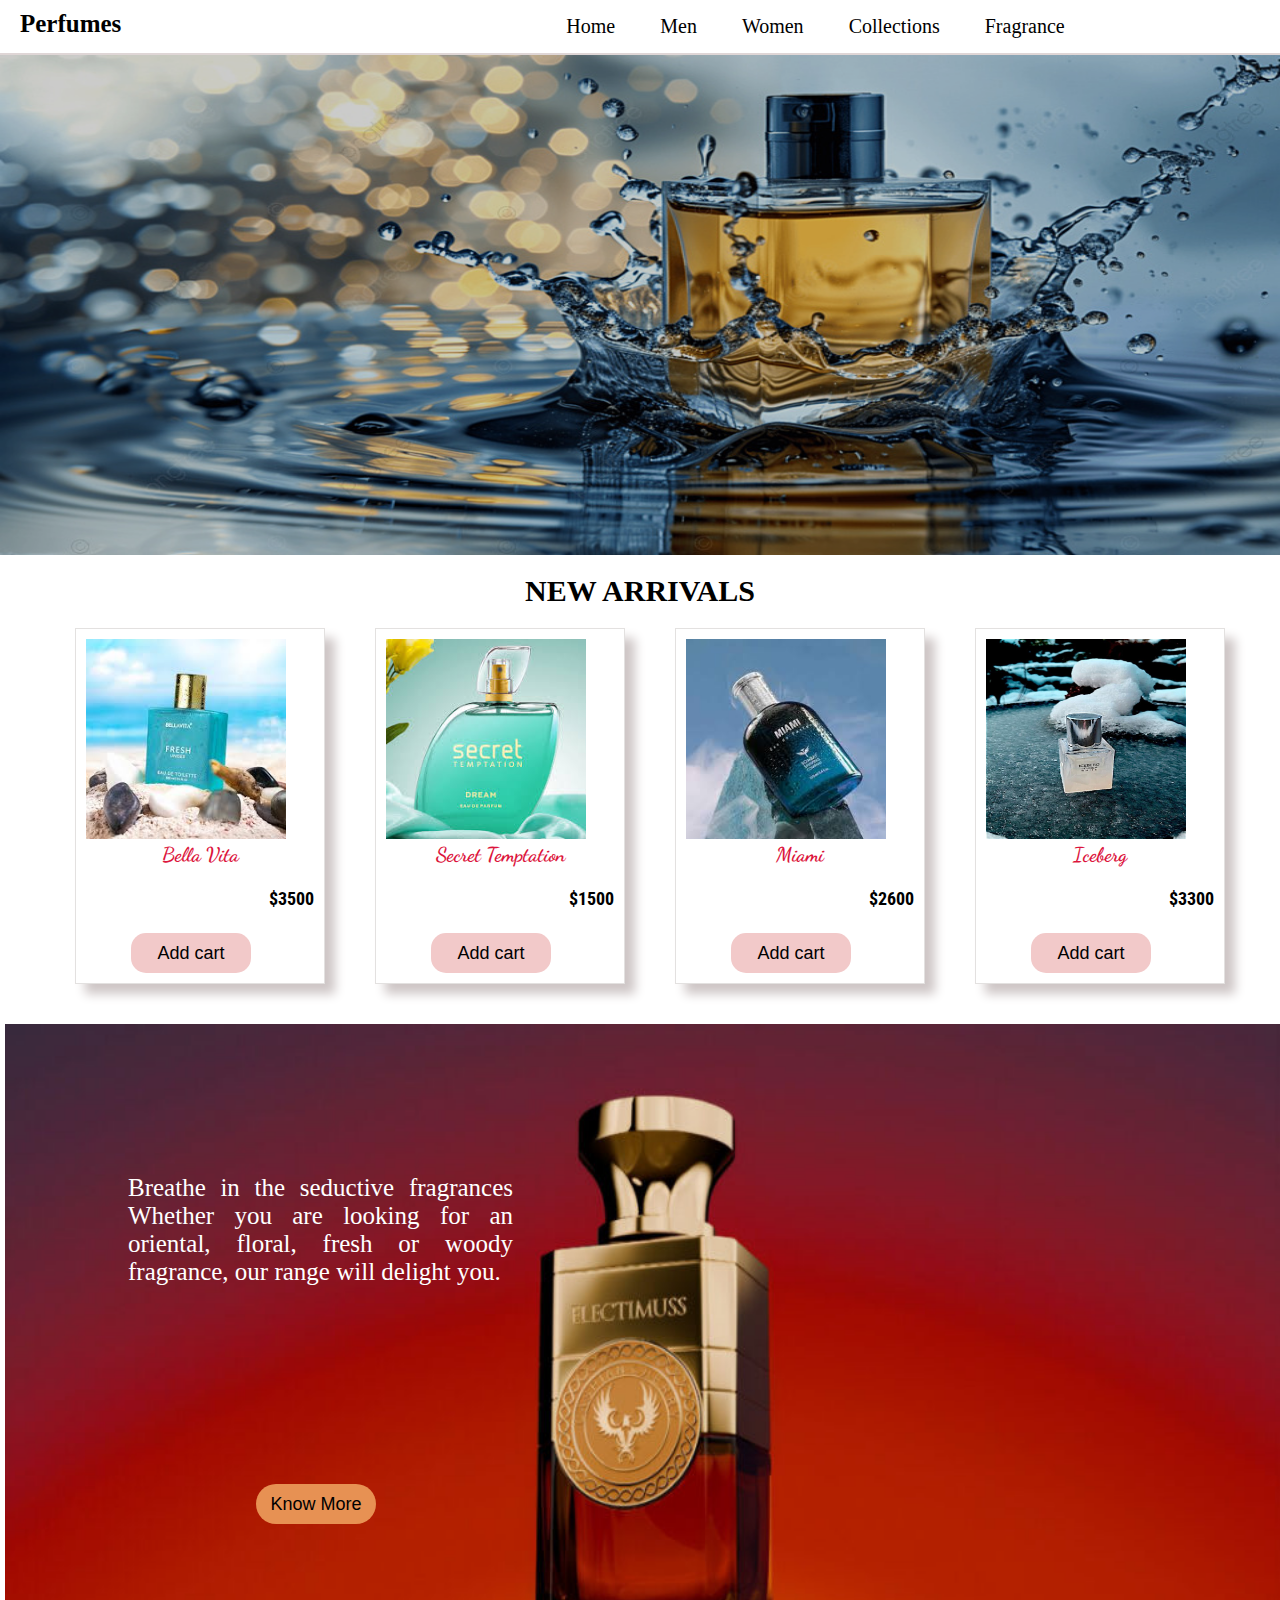
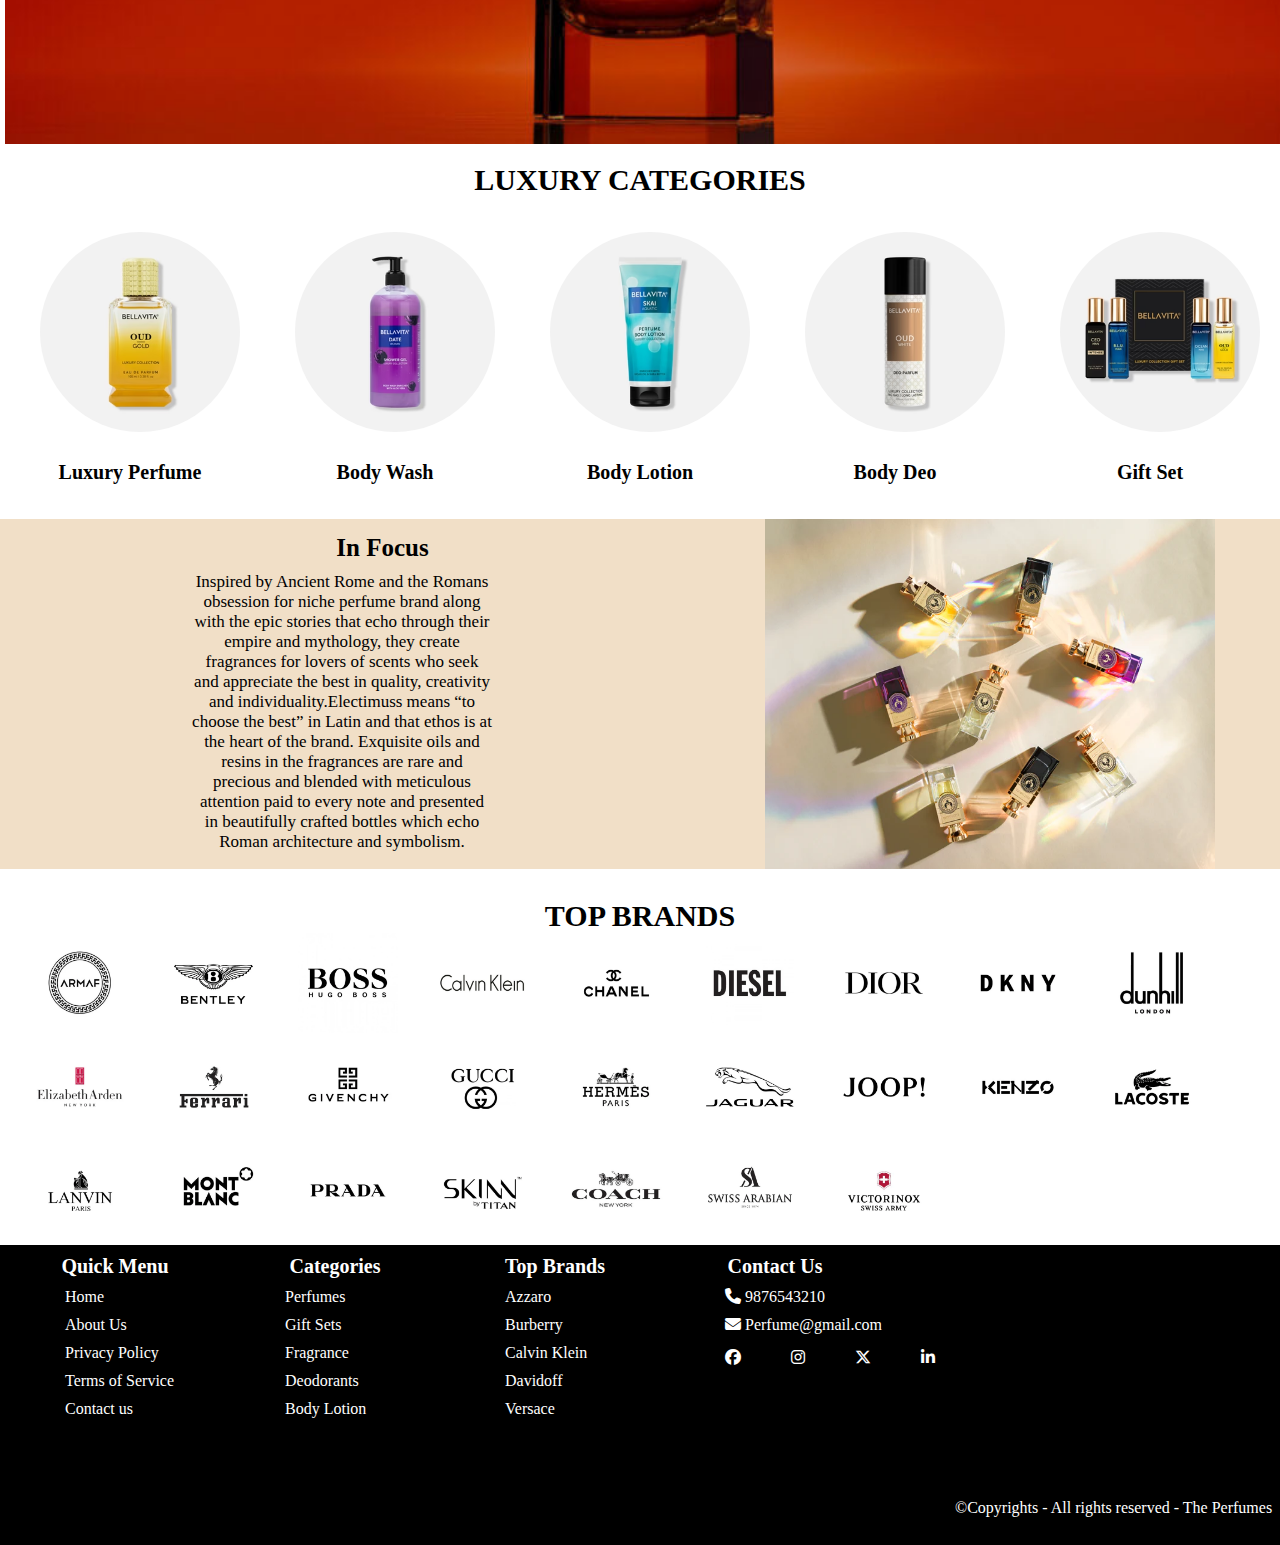
<file: index.html>
<!DOCTYPE html>
<html lang="en">

<head>
    <meta charset="UTF-8">
    <meta name="viewport" content="width=device-width, initial-scale=1.0">
    <title>Document</title>
    <link rel="stylesheet" href="./style.css">
    <link rel="stylesheet" href="https://cdnjs.cloudflare.com/ajax/libs/font-awesome/6.7.2/css/all.min.css"
        integrity="sha512-Evv84Mr4kqVGRNSgIGL/F/aIDqQb7xQ2vcrdIwxfjThSH8CSR7PBEakCr51Ck+w+/U6swU2Im1vVX0SVk9ABhg=="
        crossorigin="anonymous" referrerpolicy="no-referrer" />
    <link rel="preconnect" href="https://fonts.googleapis.com">
    <link rel="preconnect" href="https://fonts.gstatic.com" crossorigin>
    <link
        href="https://fonts.googleapis.com/css2?family=Dancing+Script:wght@400..700&family=Roboto+Condensed:ital,wght@0,100..900;1,100..900&display=swap"
        rel="stylesheet">
</head>

<body>
    <div class="pages">
        <div class="container">
            <header>
                <div class="logo">
                    <h2>Perfumes</h2>
                </div>
                <nav>
                    <ul>
                        <li><a href="./index.html">Home</a></li>
                        <li><a href="men.html">Men</a></li>
                        <li><a href="women.html">Women</a></li>
                        <li><a href="collections.html">Collections</a></li>
                        <li><a href="fragrance.html">Fragrance</a></li>

                    </ul>
                </nav>
            </header>
        </div>
        <div class="headimg">
            <img src="./img/ba3.jpg" alt="">
        </div>
        <div class="container1">
            <div class="product">
                <p>New Arrivals</p>
            </div>
            <div class="pro">
                <div class="images">
                    <img src="./img/bg.jfif" alt="">
                    <p>Bella Vita</p>
                    <div class="price">
                        <p>$3500</p>
                    </div>
                    <button>Add cart</button>

                </div>
                <div class="images">
                    <img src="./img/bg 2.jfif" alt="">
                    <p>Secret Temptation</p>
                    <div class="price">
                        <p>$1500</p>
                    </div>
                    <button>Add cart</button>

                </div>
                <div class="images">
                    <img src="./img/bg 3.jfif" alt="">
                    <p>Miami</p>
                    <div class="price">
                        <p>$2600</p>
                    </div>
                    <button>Add cart</button>

                </div>
                <div class="images">
                    <img src="./img/img.jpg" alt="">
                    <p>Iceberg</p>
                    <div class="price">
                        <p>$3300</p>
                    </div>
                    <button>Add cart</button>

                </div>
            </div>
        </div>
        
        <div class="title">
            <div class="picture">
                <p>Breathe in the seductive fragrances Whether you are looking for an
                    oriental, floral, fresh or woody fragrance, our range will delight you.</p>
                <button>Know More</button>
                <img src="./img/img2.jpg" alt="">
            </div>
            <div class="title1">
                <p>Luxury Categories</p>
                <div class="pic">
                    <div class="pic1">
                        <img src="./img/p1.avif" alt="">
                        <p>Luxury Perfume</p>
                    </div>
                    <div class="pic2">
                        <img src="./img/p2.avif" alt="">
                        <p>Body Wash</p>
                    </div>
                    <div class="pic3">
                        <img src="./img/p3.avif" alt="">
                        <p>Body Lotion</p>
                    </div>
                    <div class="pic4">
                        <img src="./img/p4.avif" alt="">
                        <p>Body Deo</p>
                    </div>
                    <div class="pic5">
                        <img src="./img/p5.avif" alt="">
                        <p>Gift Set</p>
                    </div>
                </div>
            </div>
            <div class="title2">
                <img src="./img/image1.webp" alt="">
                <h2>In Focus</h2>
                <p>Inspired by Ancient Rome and the Romans obsession for niche perfume brand along with the epic
                    stories that echo through their empire and mythology, they create fragrances for lovers of scents
                    who seek and appreciate the best in quality, creativity and individuality.Electimuss means “to
                    choose the best” in Latin and that ethos is at the heart of the brand. Exquisite oils and resins in
                    the fragrances are rare and precious and blended with meticulous attention paid to every note and
                    presented in beautifully crafted bottles which echo Roman architecture and symbolism.</p> 
                    
                  
                    
                </div>
        </div>
        <div class="contain">
        <div class="pic">
            <p>Top Brands</p>
            <img src="./img/Armaf_logo.webp" alt="">
            <img src="./img/bentley_logo.webp" alt="">
            <img src="./img/Boss-logo.webp" alt="">
            <img src="./img/Calvin_Klein_logo.webp" alt="">
            <img src="./img/chanel logo.webp" alt="">
            <img src="./img/Diesel.webp" alt="">
            <img src="./img/DIOR_Logo.webp" alt="">
            <img src="./img/DKNY.webp" alt="">
            <img src="./img/Dunhill_Logo.webp" alt="">
            <img src="./img/Elizabeth_Arden_Logo.webp" alt="">
            <img src="./img/Ferrari_Logo.webp" alt="">
            <img src="./img/Givenchy_logo.webp" alt="">
            <img src="./img/Gucci_Logo.webp" alt="">
            <img src="./img/Hermes_Logo.webp" alt="">
            <img src="./img/Jaguar_logo.webp" alt="">
            <img src="./img/JOOP_logo.webp" alt="">
            <img src="./img/Kenzo_Logo.webp" alt="">
            <img src="./img/Lacoste.webp" alt="">
            <img src="./img/Lanvin_Logo.webp" alt="">
            <img src="./img/./Mont_Blanc_Logo.webp" alt="">
            <img src="./img/Prada_Logo.webp" alt="">
            <img src="./img/Skinn_logo.webp" alt="">
            <img src="./img/SQUARE-LOGO-4.webp" alt="">
            <img src="./img/Swiss_Arabian_Logo.webp" alt="">
            <img src="./img/Swiss_Army_Logo.webp" alt="">
        </div>
    </div>
        <div class="container2">
            <footer>
                <div class="box1">
                    <h2>Quick Menu</h2>
                    <p>Home</p>
                    <p>About Us</p>
                    <p>Privacy Policy</p>
                    <p>Terms of Service</p>
                    <p>Contact us</p>
                </div>
                <div class="box2">
                    <h2>Categories</h2>
                    <p>Perfumes</p>
                    <p>Gift Sets</p>
                    <p>Fragrance</p>
                    <p>Deodorants</p>
                    <p>Body Lotion</p>
                </div>
                <div class="box3">
                    <h2>Top Brands</h2>
                    <p>Azzaro</p>
                    <p>Burberry</p>
                    <p>Calvin Klein</p>
                    <p>Davidoff</p>
                    <p>Versace</p>
                </div>
                <div class="box">
                    <h2>Contact Us</h2>
                    <p><i class="fa-solid fa-phone"></i> 9876543210</p>
                    <p><i class="fa-solid fa-envelope"></i> Perfume@gmail.com</p>
                    <div class="box4">
                        <p><i class="fa-brands fa-facebook"></i></p>
                        <p><i class="fa-brands fa-instagram"></i></p>
                        <p><i class="fa-brands fa-x-twitter"></i></p>
                        <p><i class="fa-brands fa-linkedin-in"></i></p>
                    </div>
                </div>
                <div class="copy">
                    <p>&copy;Copyrights - All rights reserved - The Perfumes</p>
                </div>


            </footer>
        </div>


    </div>






</body>

</html>
</file>
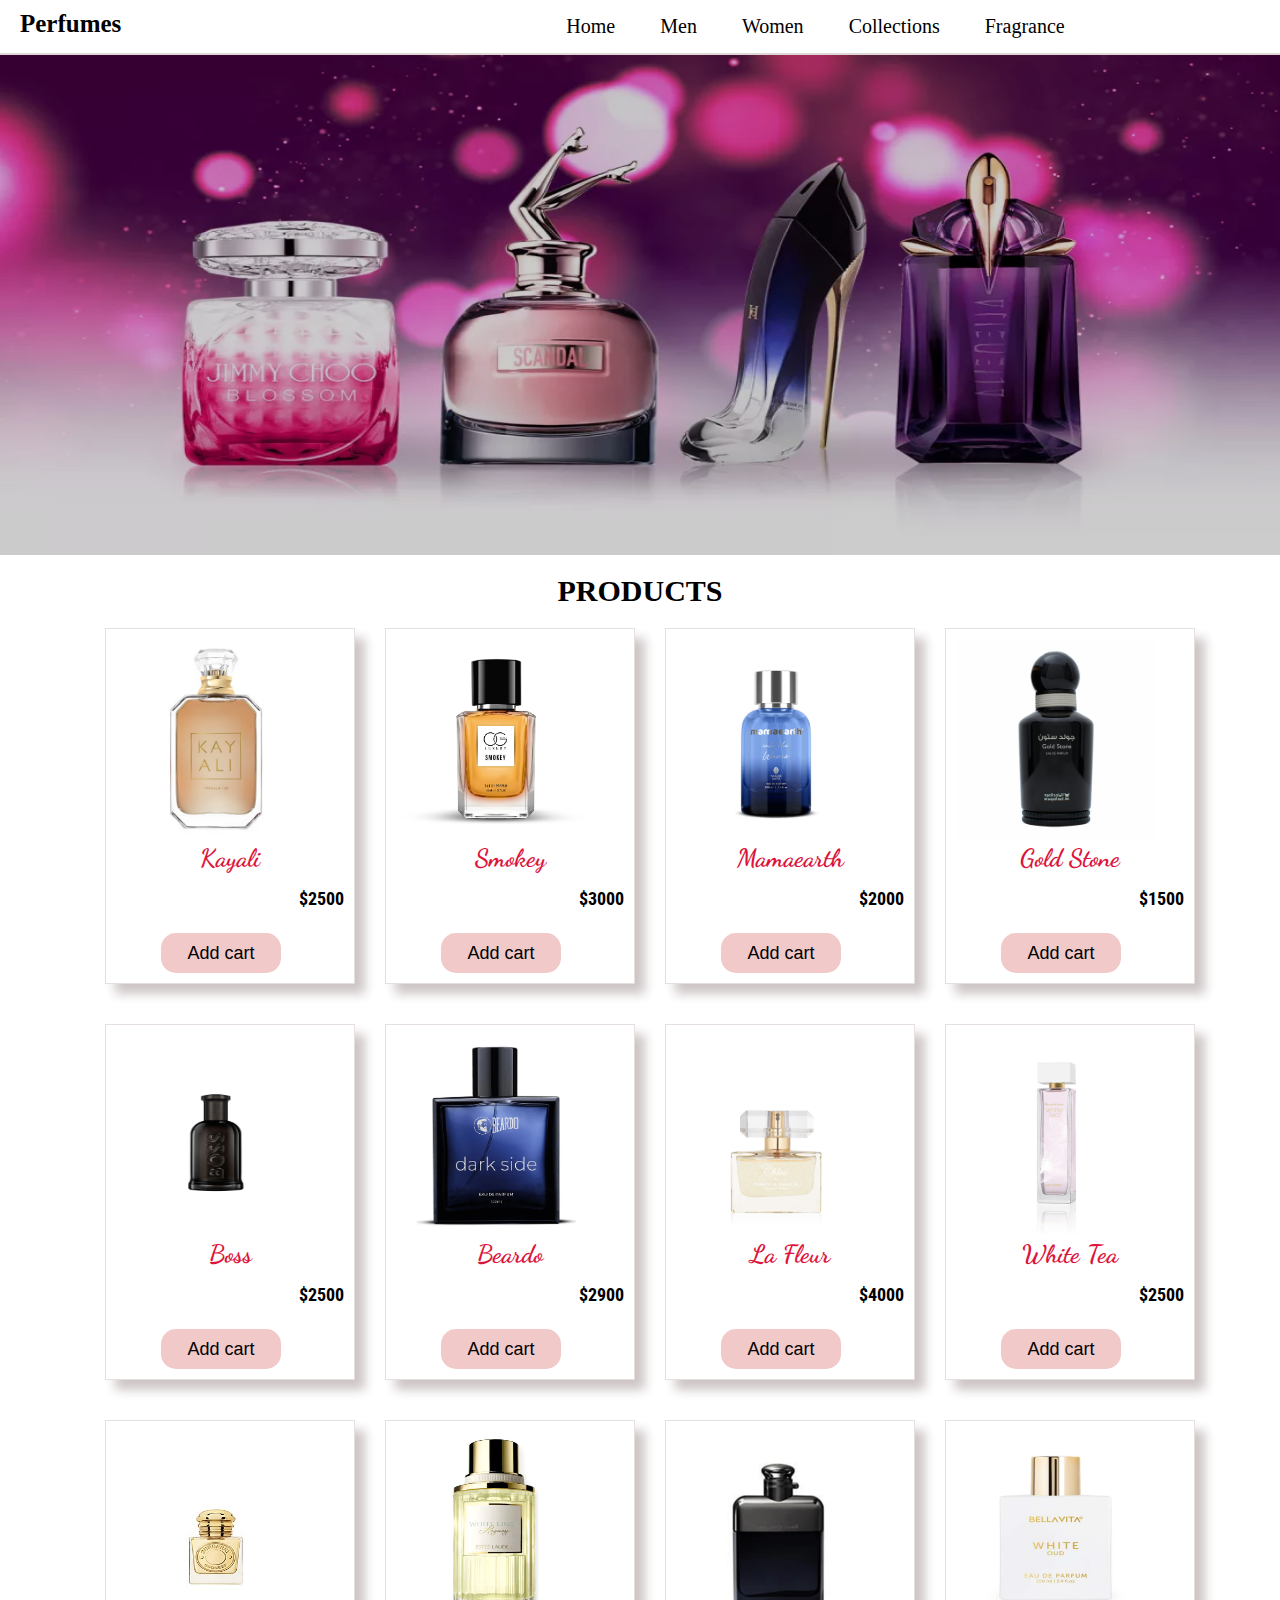
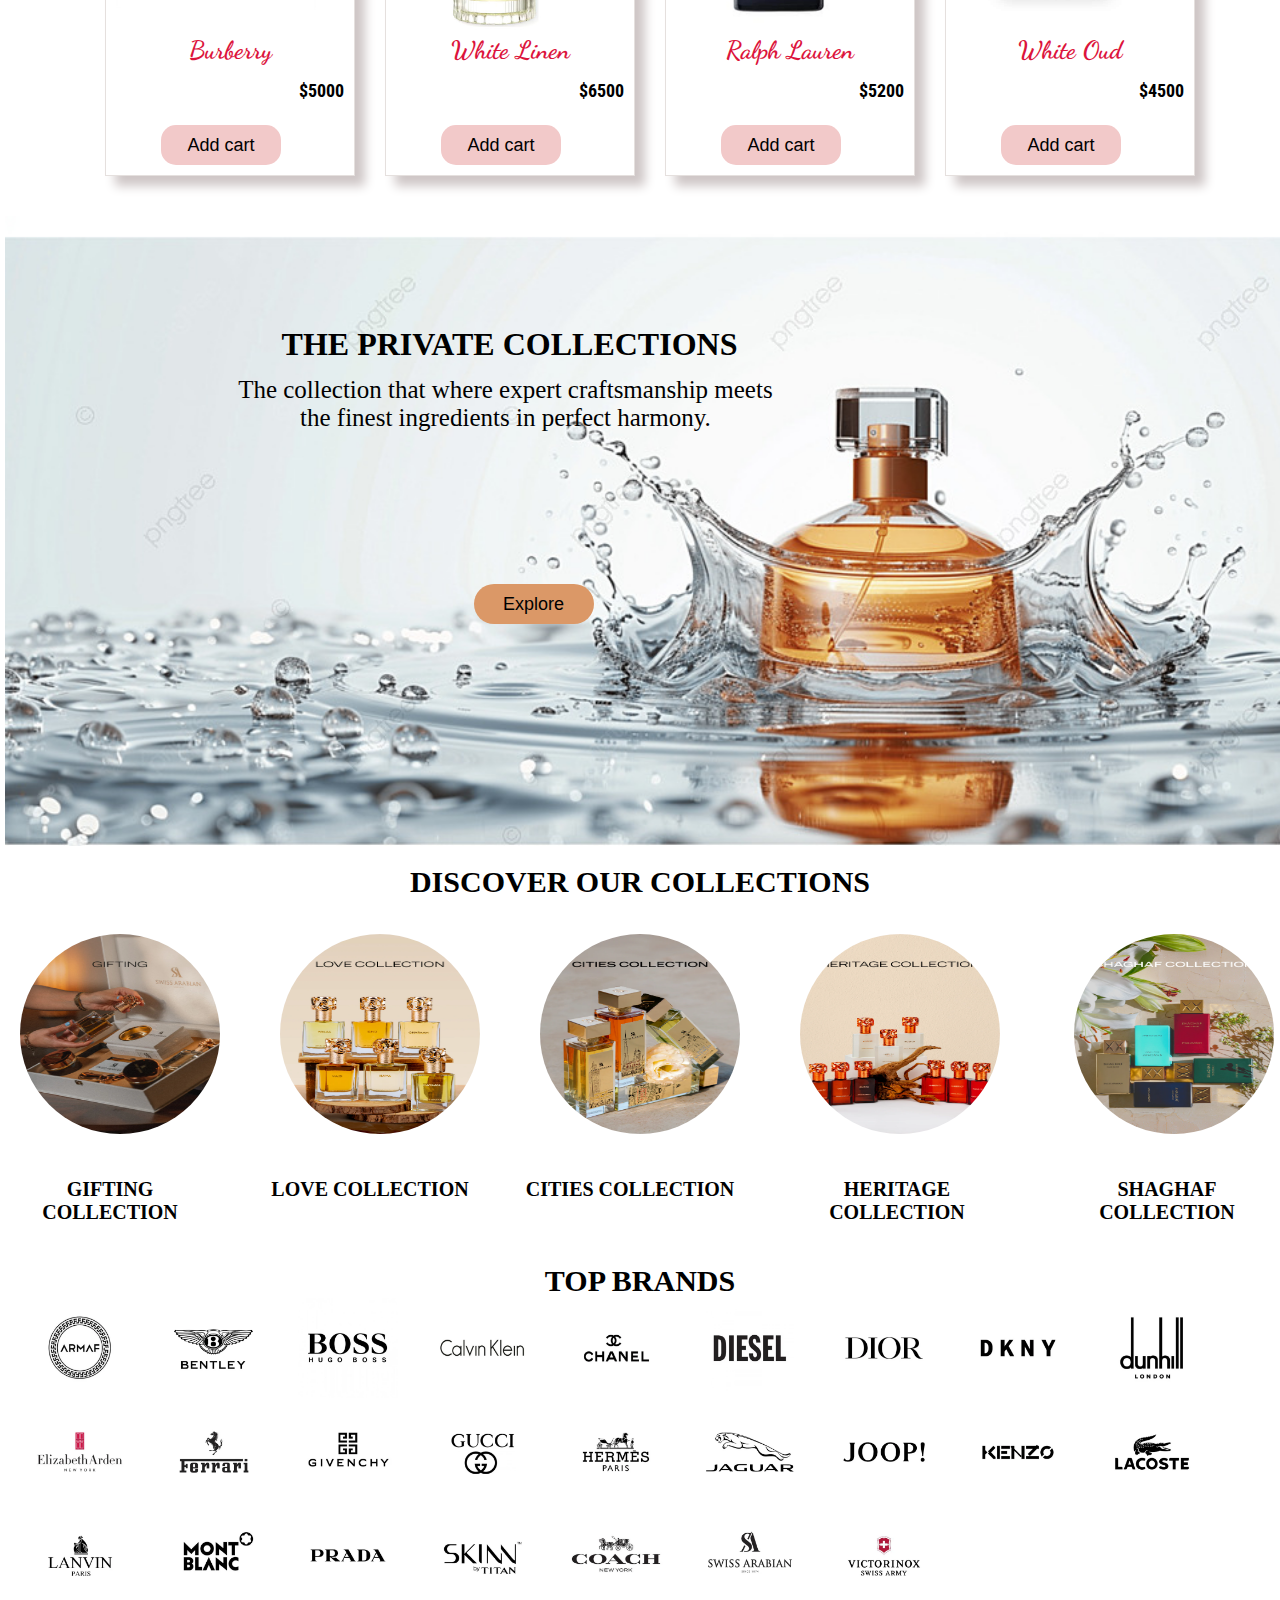
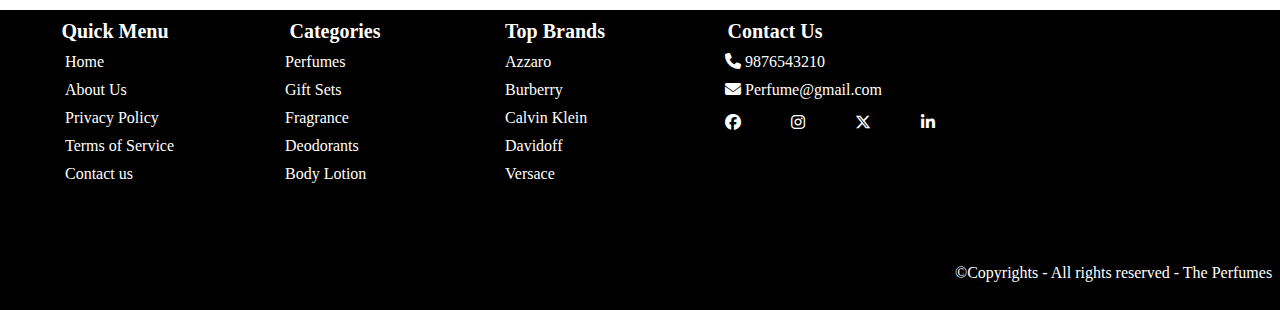
<file: collections.html>
<!DOCTYPE html>
<html lang="en">

<head>
    <meta charset="UTF-8">
    <meta name="viewport" content="width=device-width, initial-scale=1.0">
    <title>Document</title>
    <link rel="stylesheet" href="./collections.css">

    <link rel="stylesheet" href="https://cdnjs.cloudflare.com/ajax/libs/font-awesome/6.7.2/css/all.min.css"
        integrity="sha512-Evv84Mr4kqVGRNSgIGL/F/aIDqQb7xQ2vcrdIwxfjThSH8CSR7PBEakCr51Ck+w+/U6swU2Im1vVX0SVk9ABhg=="
        crossorigin="anonymous" referrerpolicy="no-referrer" />
    <link rel="preconnect" href="https://fonts.googleapis.com">
    <link rel="preconnect" href="https://fonts.gstatic.com" crossorigin>
    <link
        href="https://fonts.googleapis.com/css2?family=Dancing+Script:wght@400..700&family=Roboto+Condensed:ital,wght@0,100..900;1,100..900&display=swap"
        rel="stylesheet">

</head>

<body>
    <div class="pages">
        <div class="container">
            <header>
                <div class="logo">
                    <h2>Perfumes</h2>
                </div>
                <nav>
                    <ul>
                        <li><a href="./index.html">Home</a></li>
                        <li><a href="men.html">Men</a></li>
                        <li><a href="women.html">Women</a></li>
                        <li><a href="collections.html">Collections</a></li>
                        <li><a href="fragrance.html">Fragrance</a></li>
                       
                    </ul>
                </nav>
            </header>
        </div>
        <div class="headimg">
            <img src="./img/ba5.webp" alt="">
        </div>
        <div class="container1">
            <div class="product">
                <p>Products</p>
            </div>
            <div class="pro">
                <div class="images">
                    <img src="./img/c1.avif" alt="">
                    <p>Kayali</p>
                    <div class="price">
                        <p>$2500</p>
                    </div>
                    <button>Add cart</button>
                </div>
                <div class="images">
                    <img src="./img/c2.webp" alt="">
                    <p>Smokey</p>
                    <div class="price">
                        <p>$3000</p>
                    </div>
                    <button>Add cart</button>
                </div>
                <div class="images">
                    <img src="./img/c3.avif" alt="">
                    <p>Mamaearth</p>
                    <div class="price">
                        <p>$2000</p>
                    </div>
                    <button>Add cart</button>
                </div>
                <div class="images">
                    <img src="./img/c4.webp" alt="">
                    <p>Gold Stone</p>
                    <div class="price">
                        <p>$1500</p>
                    </div>
                    <button>Add cart</button>
                </div>
                <div class="images">
                    <img src="./img/c5.webp" alt="">
                    <p>Boss</p>
                    <div class="price">
                        <p>$2500</p>
                    </div>
                    <button>Add cart</button>
                </div>
                <div class="images">
                    <img src="./img/c6.webp" alt="">
                    <p>Beardo</p>
                    <div class="price">
                        <p>$2900</p>
                    </div>
                    <button>Add cart</button>
                </div>
                <div class="images">
                    <img src="./img/c7 La-Fleur.jpg" alt="">
                    <p>La Fleur</p>
                    <div class="price">
                        <p>$4000</p>
                    </div>
                    <button>Add cart</button>
                </div>
                <div class="images">
                    <img src="./img/c8 white tea.webp" alt="">
                    <p>White Tea</p>
                    <div class="price">
                        <p>$2500</p>
                    </div>
                    <button>Add cart</button>
                </div>
                <div class="images">
                    <img src="./img/c10 burberry.jpg" alt="">
                    <p>Burberry</p>
                    <div class="price">
                        <p>$5000</p>
                    </div>
                    <button>Add cart</button>
                </div>
                <div class="images">
                    
                    <img src="./img/c9 white linen.jpg" alt="">
                    <p>White Linen</p>
                    <div class="price">
                        <p>$6500</p>
                    </div>
                    <button>Add cart</button>
                </div>
                <div class="images">
                    <img src="./img/c11 ralph lauren.webp" alt="">
                    <p>Ralph Lauren</p>
                    <div class="price">
                        <p>$5200</p>
                    </div>
                    <button>Add cart</button>
                </div>
                <div class="images">
                    <img src="./img/c12 White-Oud.jpg" alt="">
                    <p>White Oud</p>
                    <div class="price">
                        <p>$4500</p>
                    </div>
                    <button>Add cart</button>
                </div>
            </div>
        </div>
        <div class="contain">
        <div class="title">
            <div class="picture">
                <h1>THE PRIVATE COLLECTIONS</h1>
                <p>The collection that where expert craftsmanship meets the finest ingredients in perfect harmony. </p>
                <button>Explore</button>
                <img src="./img/ba8.jpg" alt="">

            </div>
        </div>
    </div>
        <div class="title1">
            <p>Discover our collections</p>
        </div>   
        <div class="product">
        <div class="pic">
            <div class="pic1">
                <img src="./img/Gifting_collection.webp" alt="">
                <p>Gifting collection</p>
            </div>
            <div class="pic2">
                <img src="./img/love_collection.webp" alt="">
                <p>Love collection</p>
            </div>
            <div class="pic3">
                <img src="./img/CITIES_COLLECTION.webp" alt="">
                <p>Cities collection</p>
            </div>
            <div class="pic4">
                <img src="./img/heritage_series.webp" alt="">
                <p>Heritage collection</p>
            </div>
            <div class="pic5">
                <img src="./img/SHAGHAF_COLLECTION.webp" alt="">
                <p>Shaghaf collection</p>
            </div>
        
    </div>
</div>
    <div class="pic">
        <p>Top Brands</p>
        <img src="./img/Armaf_logo.webp" alt="">
        <img src="./img/bentley_logo.webp" alt="">
        <img src="./img/Boss-logo.webp" alt="">
        <img src="./img/Calvin_Klein_logo.webp" alt="">
        <img src="./img/chanel logo.webp" alt="">
        <img src="./img/Diesel.webp" alt="">
        <img src="./img/DIOR_Logo.webp" alt="">
        <img src="./img/DKNY.webp" alt="">
        <img src="./img/Dunhill_Logo.webp" alt="">
        <img src="./img/Elizabeth_Arden_Logo.webp" alt="">
        <img src="./img/Ferrari_Logo.webp" alt="">
        <img src="./img/Givenchy_logo.webp" alt="">
        <img src="./img/Gucci_Logo.webp" alt="">
        <img src="./img/Hermes_Logo.webp" alt="">
        <img src="./img/Jaguar_logo.webp" alt="">
        <img src="./img/JOOP_logo.webp" alt="">
        <img src="./img/Kenzo_Logo.webp" alt="">
        <img src="./img/Lacoste.webp" alt="">
        <img src="./img/Lanvin_Logo.webp" alt="">
        <img src="./img/./Mont_Blanc_Logo.webp" alt="">
        <img src="./img/Prada_Logo.webp" alt="">
        <img src="./img/Skinn_logo.webp" alt="">
        <img src="./img/SQUARE-LOGO-4.webp" alt="">
        <img src="./img/Swiss_Arabian_Logo.webp" alt="">
        <img src="./img/Swiss_Army_Logo.webp" alt="">
    </div>
    <div class="container2">
        <footer>
            <div class="box1">
            <h2>Quick Menu</h2>
                <p>Home</p>
                <p>About Us</p>
                <p>Privacy Policy</p>
                <p>Terms of Service</p>
                <p>Contact us</p>
            </div>
            <div class="box2">
            <h2>Categories</h2>
               <p>Perfumes</p>
                <p>Gift Sets</p>
                <p>Fragrance</p> 
                <p>Deodorants</p>
                <p>Body Lotion</p>
            </div>
            <div class="box3">
            <h2>Top Brands</h2>
                <p>Azzaro</p>
                <p>Burberry</p>
                <p>Calvin Klein</p>
               <p>Davidoff</p> 
                <p>Versace</p>
            </div>
            <div class="box">
                <h2>Contact Us</h2>
                <p><i class="fa-solid fa-phone"></i> 9876543210</p>
                <p><i class="fa-solid fa-envelope"></i> Perfume@gmail.com</p>
                <div class="box4">
                <p><i class="fa-brands fa-facebook"></i></p>
                <p><i class="fa-brands fa-instagram"></i></p>
                <p><i class="fa-brands fa-x-twitter"></i></p>
                <p><i class="fa-brands fa-linkedin-in"></i></p>
            </div>
            </div>
            <div class="copy">
            <p>&copy;Copyrights -  All rights reserved - The Perfumes</p>
            </div>
            
        
        </footer>
    </div>
    
        
    
    </div>
</body>

</html>
</file>
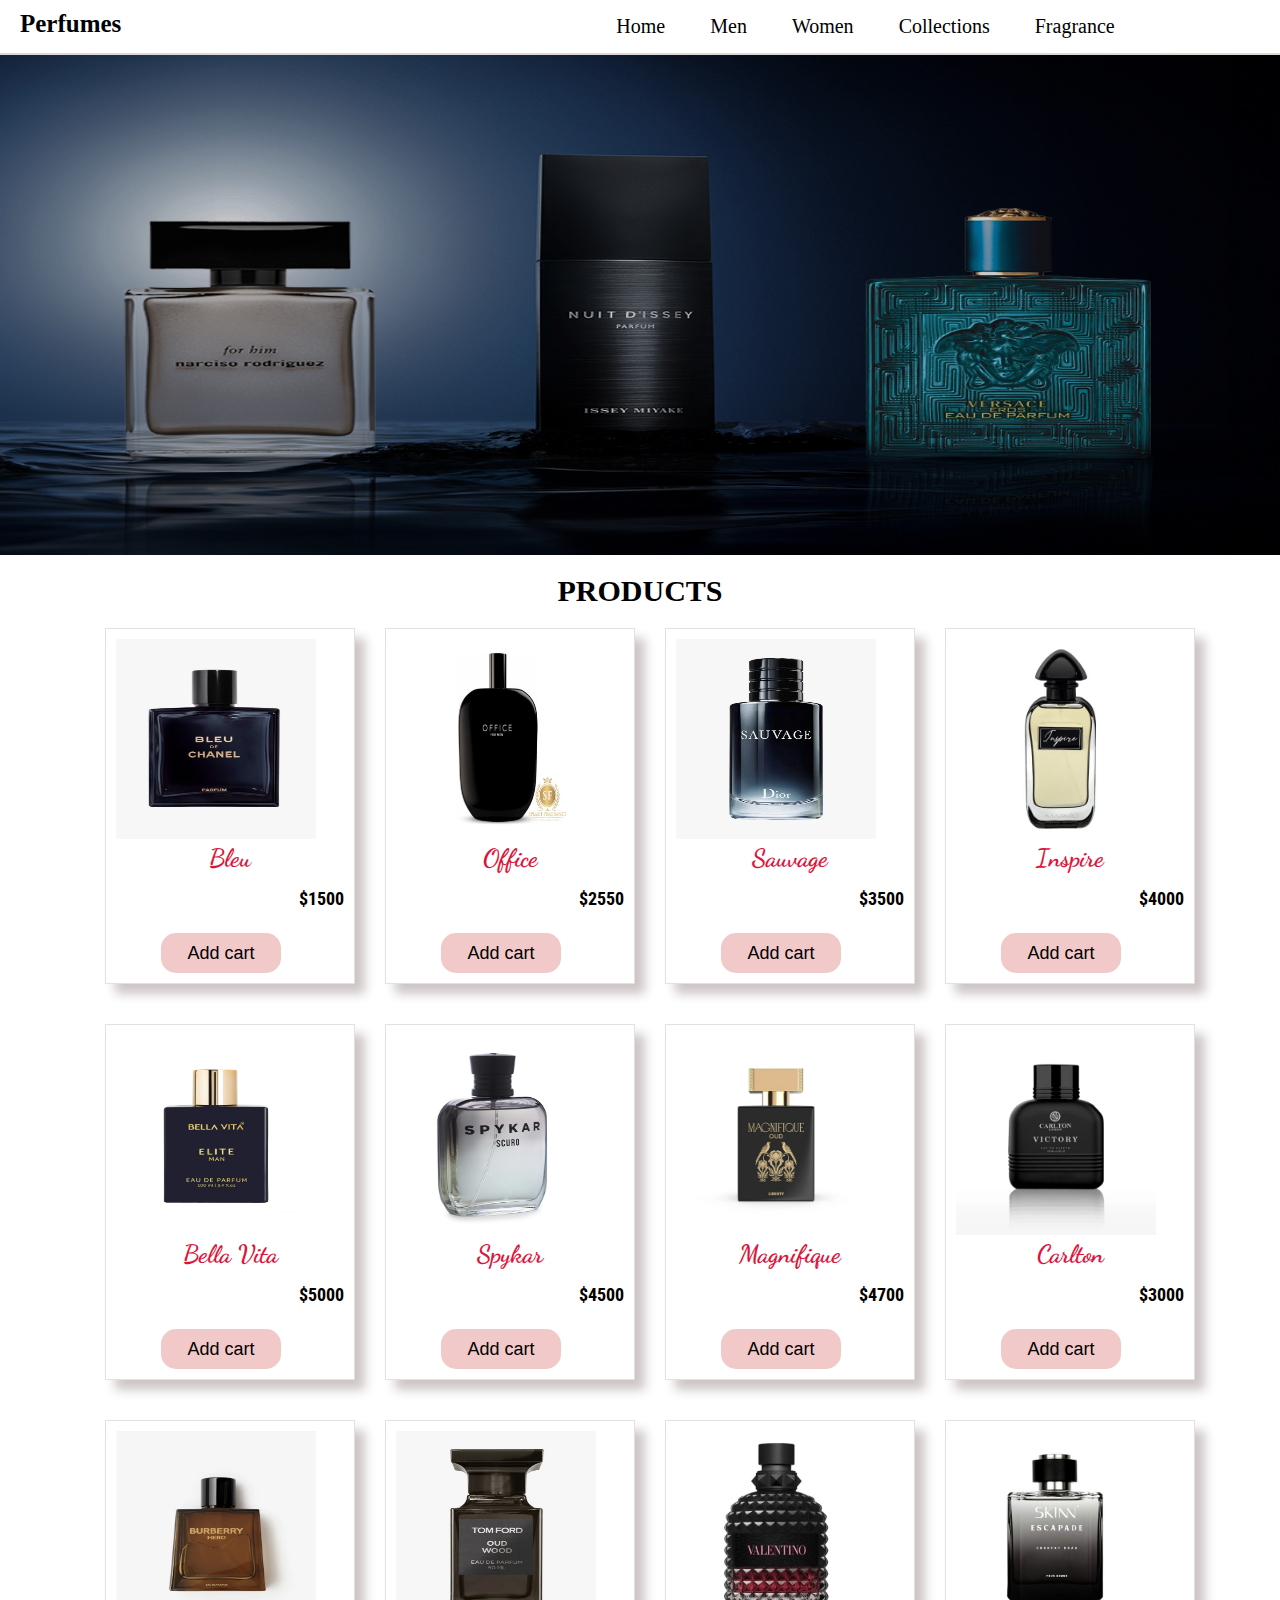
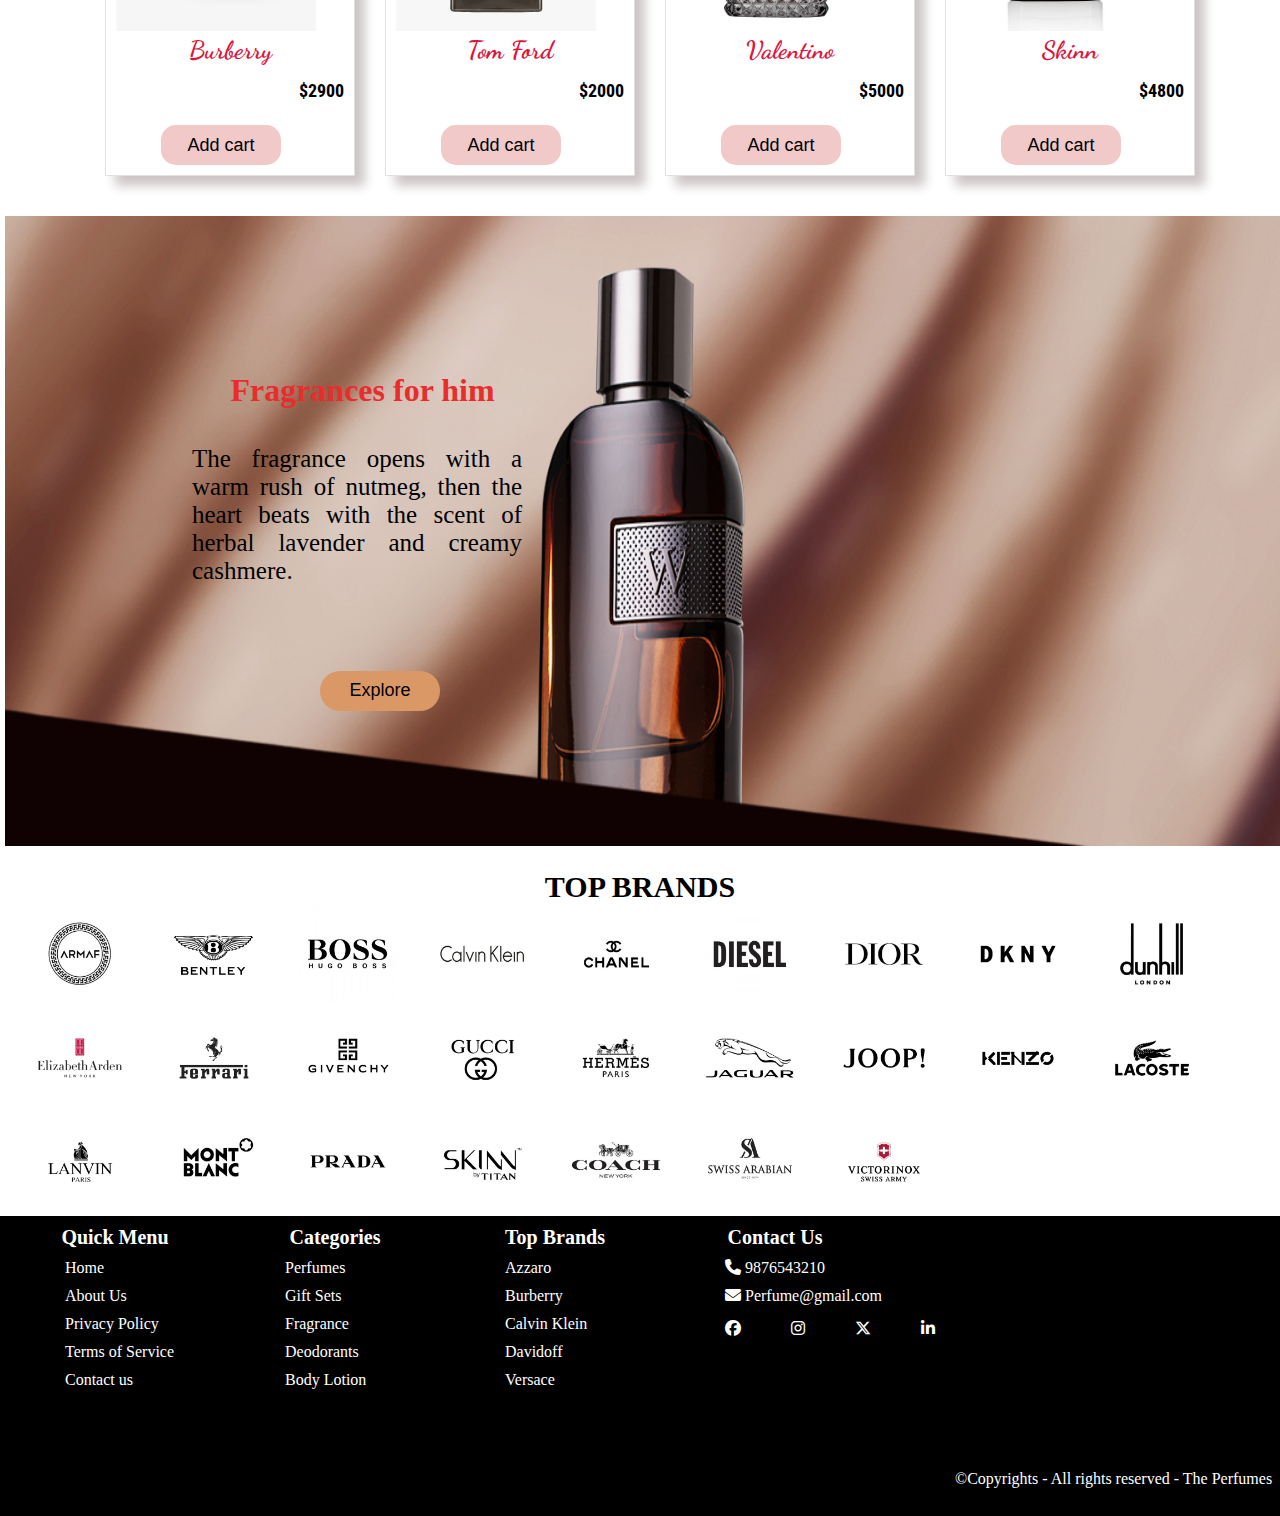
<file: men.html>
<!DOCTYPE html>
<html lang="en">

<head>
    <meta charset="UTF-8">
    <meta name="viewport" content="width=device-width, initial-scale=1.0">
    <title>Document</title>
    <link rel="stylesheet" href="./men.css">

    <link rel="stylesheet" href="https://cdnjs.cloudflare.com/ajax/libs/font-awesome/6.7.2/css/all.min.css"
        integrity="sha512-Evv84Mr4kqVGRNSgIGL/F/aIDqQb7xQ2vcrdIwxfjThSH8CSR7PBEakCr51Ck+w+/U6swU2Im1vVX0SVk9ABhg=="
        crossorigin="anonymous" referrerpolicy="no-referrer" />
    <link rel="preconnect" href="https://fonts.googleapis.com">
    <link rel="preconnect" href="https://fonts.gstatic.com" crossorigin>
    <link
        href="https://fonts.googleapis.com/css2?family=Dancing+Script:wght@400..700&family=Roboto+Condensed:ital,wght@0,100..900;1,100..900&display=swap"
        rel="stylesheet">

</head>

<body>
    <div class="pages">
        <div class="container">
            <header>
                <div class="logo">
                    <h2>Perfumes</h2>
                </div>
                <nav>
                    <ul>
                        <li><a href="./index.html">Home</a></li>
                        <li><a href="men.html">Men</a></li>
                        <li><a href="women.html">Women</a></li>
                        <li><a href="collections.html">Collections</a></li>
                        <li><a href="fragrance.html">Fragrance</a></li>

                    </ul>
                </nav>
            </header>
        </div>
        <div class="headimg">
            <img src="./img/ba6.jpg" alt="">
        </div>
        <div class="container1">
            <div class="product">
                <p>Products</p>
            </div>
            <div class="pro">
                <div class="images">
                    <img src="./img/m1.webp" alt="">
                    <p>Bleu</p>
                    <div class="price">
                        <p>$1500</p>
                    </div>
                    <button>Add cart</button>
                </div>
                <div class="images">
                    <img src="./img/m2.jpg" alt="">
                    <p>Office</p>
                    <div class="price">
                        <p>$2550</p>
                    </div>
                    <button>Add cart</button>
                </div>
                <div class="images">
                    <img src="./img/m3.webp" alt="">
                    <p>Sauvage</p>
                    <div class="price">
                        <p>$3500</p>
                    </div>
                    <button>Add cart</button>

                </div>
                <div class="images">
                    <img src="./img/m4.avif" alt="">
                    <p>Inspire</p>
                    <div class="price">
                        <p>$4000</p>
                    </div>
                    <button>Add cart</button>

                </div>
                <div class="images">
                    <img src="./img/m5.jpg" alt="">
                    <p>Bella Vita</p>
                    <div class="price">
                        <p>$5000</p>
                    </div>
                    <button>Add cart</button>

                </div>
                <div class="images">
                    <img src="./img/m6.webp" alt="">
                    <p>Spykar</p>
                    <div class="price">
                        <p>$4500</p>
                    </div>
                    <button>Add cart</button>

                </div>
                <div class="images">
                    <img src="./img/m7.webp" alt="">
                    <p>Magnifique</p>
                    <div class="price">
                        <p>$4700</p>
                    </div>
                    <button>Add cart</button>

                </div>
                <div class="images">
                    <img src="./img/m8.webp" alt="">
                    <p>Carlton</p>
                    <div class="price">
                        <p>$3000</p>
                    </div>
                    <button>Add cart</button>

                </div>
                <div class="images">
                    <img src="./img/m9.webp" alt="">
                    <p>Burberry</p>
                    <div class="price">
                        <p>$2900</p>
                    </div>
                    <button>Add cart</button>

                </div>
                <div class="images">
                    <img src="./img/m10.webp" alt="">
                    <p>Tom Ford</p>
                    <div class="price">
                        <p>$2000</p>
                    </div>
                    <button>Add cart</button>

                </div>
                <div class="images">
                    <img src="./img/m11.jpg" alt="">
                    <p>Valentino</p>
                    <div class="price">
                        <p>$5000</p>
                    </div>
                    <button>Add cart</button>

                </div>
                <div class="images">
                    <img src="./img/m12.jpg" alt="">
                    <p>Skinn</p>
                    <div class="price">
                        <p>$4800</p>
                    </div>
                    <button>Add cart</button>

                </div>
            </div>
        </div>
        <div class="title">
            <div class="picture">
                <h1>Fragrances for him</h1>
                    <p>The fragrance opens with a warm rush of nutmeg, then the heart beats with the scent of herbal
                    lavender and creamy cashmere.</p>
                    <button>Explore</button> 
                <img src="./img/Men-Perfume.jpg" alt="">
                  
            </div>
        </div>
            
            <div class="pic">
                <p>Top Brands</p>
                <img src="./img/Armaf_logo.webp" alt="">
                <img src="./img/bentley_logo.webp" alt="">
                <img src="./img/Boss-logo.webp" alt="">
                <img src="./img/Calvin_Klein_logo.webp" alt="">
                <img src="./img/chanel logo.webp" alt="">
                <img src="./img/Diesel.webp" alt="">
                <img src="./img/DIOR_Logo.webp" alt="">
                <img src="./img/DKNY.webp" alt="">
                <img src="./img/Dunhill_Logo.webp" alt="">
                <img src="./img/Elizabeth_Arden_Logo.webp" alt="">
                <img src="./img/Ferrari_Logo.webp" alt="">
                <img src="./img/Givenchy_logo.webp" alt="">
                <img src="./img/Gucci_Logo.webp" alt="">
                <img src="./img/Hermes_Logo.webp" alt="">
                <img src="./img/Jaguar_logo.webp" alt="">
                <img src="./img/JOOP_logo.webp" alt="">
                <img src="./img/Kenzo_Logo.webp" alt="">
                <img src="./img/Lacoste.webp" alt="">
                <img src="./img/Lanvin_Logo.webp" alt="">
                <img src="./img/./Mont_Blanc_Logo.webp" alt="">
                <img src="./img/Prada_Logo.webp" alt="">
                <img src="./img/Skinn_logo.webp" alt="">
                <img src="./img/SQUARE-LOGO-4.webp" alt="">
                <img src="./img/Swiss_Arabian_Logo.webp" alt="">
                <img src="./img/Swiss_Army_Logo.webp" alt="">
            </div>
       
        <div class="container2">
            <footer>
                <div class="box1">
                <h2>Quick Menu</h2>
                    <p>Home</p>
                    <p>About Us</p>
                    <p>Privacy Policy</p>
                    <p>Terms of Service</p>
                    <p>Contact us</p>
                </div>
                <div class="box2">
                <h2>Categories</h2>
                   <p>Perfumes</p>
                    <p>Gift Sets</p>
                    <p>Fragrance</p> 
                    <p>Deodorants</p>
                    <p>Body Lotion</p>
                </div>
                <div class="box3">
                <h2>Top Brands</h2>
                    <p>Azzaro</p>
                    <p>Burberry</p>
                    <p>Calvin Klein</p>
                   <p>Davidoff</p> 
                    <p>Versace</p>
                </div>
                <div class="box">
                    <h2>Contact Us</h2>
                    <p><i class="fa-solid fa-phone"></i>  9876543210</p>
                    <p><i class="fa-solid fa-envelope"></i>  Perfume@gmail.com</p>
                    <div class="box4">
                    <p><i class="fa-brands fa-facebook"></i></p>
                    <p><i class="fa-brands fa-instagram"></i></p>
                    <p><i class="fa-brands fa-x-twitter"></i></p>
                    <p><i class="fa-brands fa-linkedin-in"></i></p>
                </div>
                </div>
                <div class="copy">
                <p>&copy;Copyrights -  All rights reserved - The Perfumes</p>
                </div>
                
            
            </footer>
        </div>
    
        
            
    </div>
</body>

</html>
</file>
<file: style.css>
*{
    margin: 0;
    padding: 0;
    box-sizing: border-box;
}

.pages{
    overflow: hidden;
}


.headimg img{
    height: 500px;
    width: 100%;
    filter: brightness(0.8);
}

.container header{
    display: flex;
    border-bottom: 2px solid rgb(223, 214, 214);
    background-color: white;
}

.logo h2{
    margin-left: 20px;
    margin-top: 10px;
    font-size: 25px;
    font-weight: 900;
}

.container nav ul{
    display: flex;
    margin-left: 400px;
    margin-top: 15px;
    list-style: none;
    padding-bottom: 15px;
}

.container nav ul li{
    margin-left: 45px;
    
}

.container nav ul li a{
    text-decoration: none;
    color: black;
    font-size: 20px;
    font-weight: 500;
}

.container nav ul li a:hover{
    color: rgb(240, 138, 159);

}

.pages .container1 .pro{
    display: flex;
    flex-wrap: wrap;
    justify-content: center;
    gap: 50px;
    margin-left: 20px;
    margin-top: 20px;
   
}

.container1 .product p{
    text-align: center;
    margin-top: 15px;
    font-size: 30px;
    font-weight: 700;
    text-transform: uppercase;
}

.container1 .images{
    border: 1px solid rgb(227, 225, 224);
    width: 250px;
    margin-bottom: 10px;
    box-shadow: 10px 10px 10px rgb(206, 198, 198);
    
}

.container1 .images:hover{
    box-shadow: 0px 0px 20px 5px rgb(214, 214, 214);
}

.container1 .images img{
    height: 200px;
    width: 200px;
    margin-left: 10px;
    margin-top: 10px;
}

.container1 .images p{
    text-align: center;
    color: crimson;
    height: 45px;
    font-size: 20px;
    font-weight:700;
    font-family: "Dancing Script", cursive;
    
}

.container1 .price p{
    text-align: right;
    color: black;
    font-size: 18px;
    font-weight: 700;
    font-family: "Roboto Condensed", sans-serif;
    margin-right: 10px;
}

.container1 .images button{
    margin-left: 55px;
    height: 40px;
    width: 120px;
    font-size: 18px;
    font-weight:500;
    background-color: rgb(242, 201, 201);
    margin-bottom: 10px;
    border-radius: 15px;
    border: none;
}

.container1 .images button:hover{
    box-shadow: 0px 0px 10px 1px black;
}

.picture img{
    margin-left: 5px;
    height: 80vh;
    margin-top: 30px;
    width: 100%;
}

.picture{
    position: relative;
}

.picture p{
    position: absolute;
    top: 180px;
    left: 10%;
    font-size: 25px;
    font-weight: 500;
    color: white;
    width: 385px;
    text-align: justify;
    
}

.picture button{
    position: absolute;
    top: 65%;
    left: 20%;
    height: 40px;
    width: 120px;
    font-size: 18px;
    font-weight: 500;
    background-color: rgb(231, 145, 83);
    border: none;
    border-radius: 20px;
}



.title .title1 p{
    text-align: center;
    margin-top: 15px;
    font-size: 30px;
    font-weight: 700;
    text-transform: uppercase;
}

.title1 .pic{
    border: 2px solid rgb(220, 212, 212);
    width: 100%;
    display: flex;
    justify-content: center;
    border: none;
    gap: 35px;
    margin-top: 15px;
}

.title1 .pic .pic1 img{
    height: 200px;
    width: 200px;
    margin-top: 20px;
    margin-left: 20px;
    border-radius: 100px;
}

.title1 .pic .pic1 p{
    text-align: center;
    font-size: 20px;
    font-weight: 600;
    padding-top: 10px;
    padding-bottom: 10px;
    text-transform: capitalize;

}

.title1 .pic .pic2 img{
    height: 200px;
    width: 200px;
    margin-top: 20px;
    margin-left: 20px;
    border-radius: 100px;
}

.title1 .pic .pic2 p{
    text-align: center;
    font-size: 20px;
    font-weight: 600;
    padding-top: 10px;
    padding-bottom: 10px;
    text-transform: capitalize;

}

.title1 .pic .pic3 img{
    height: 200px;
    width: 200px;
    margin-top: 20px;
    margin-left: 20px;
    border-radius: 100px;
}

.title1 .pic .pic3 p{
    text-align: center;
    font-size: 20px;
    font-weight: 600;
    padding-top: 10px;
    padding-bottom: 10px;
    text-transform: capitalize;

}

.title1 .pic .pic4 img{
    height: 200px;
    width: 200px;
    margin-top: 20px;
    margin-left: 20px;
    border-radius: 100px;
}

.title1 .pic .pic4 p{
    text-align: center;
    font-size: 20px;
    font-weight: 600;
    padding-top: 10px;
    padding-bottom: 10px;
    text-transform: capitalize;

}

.title1 .pic .pic5 img{
    height: 200px;
    width: 200px;
    margin-top: 20px;
    margin-left: 20px;
    border-radius: 100px;
}

.title1 .pic .pic5 p{
    text-align: center;
    font-size: 20px;
    font-weight: 600;
    padding-top: 10px;
    padding-bottom: 10px;
    text-transform: capitalize;

}

.title2{
    background-color: rgb(241, 223, 199);
    height: 350px;
    margin-top: 25px;
}

.title2 img{
    height: 350px;
    width: 450px;
    float: right;
    margin-bottom: 15px;
    margin-right: 65px;
}

.title2 h2{
    text-align: center;
    padding-top: 15px;
    font-size: 25px;
}

.title2 p{
    width: 300px;
    text-align: center;
    margin-left: 15%;
    margin-top: 10px;
    font-size: 17px;
    
}

.pic img{
    height: 100px;
    width: 100px;
    margin-left: 30px;
    
}

.pic p{
    text-align: center;
    font-size: 30px;
    font-weight: 700;
    margin-top: 30px;
    text-transform: uppercase;
}

.container2 footer{
    text-align: center;
    background-color: black;
    color: white;
    display: flex;
    gap: 20px;
    padding-left: 15px;
    height: 300px;
    width: 100%;
    
}
.container2 .box1 h2{
    margin-top: 10px;
    font-size: 20px;
    width: 200px;
}

.container2 .box1 p{
    margin-top: 10px;
    margin-left: 50px;
    text-align: justify;
}
.container2 .box2 h2{
    margin-top: 10px;
    font-size: 20px;
    width: 200px;
}

.container2 .box2 p{
    margin-top: 10px;
    margin-left: 50px;
    text-align: justify;
}
.container2 .box3 h2{
    margin-top: 10px;
    font-size: 20px;
    width: 200px;
}

.container2 .box3 p{
    margin-top: 10px;
    margin-left: 50px;
    text-align: justify;
}

.container2 .box h2{
    margin-top: 10px;
    font-size: 20px;
    width: 200px;
}

.container2 .box p{
    margin-top: 10px;
    margin-left: 50px;
    text-align: justify;
}

.container2 .box4{
    display: flex;
    padding-top: 5px;
    
}
.container2  .copy p{
    margin-top: 80%;
}

@media(max-width:768px){
    
    .headimg img{
        width: 100%;
        filter: brightness(0.8);
    }

    .container header{
        display: inline-block;
        border-bottom: 1px solid rgb(223, 214, 214);
        background-color: black;
        width: 100%;
    }
    
    .logo h2{
        margin-left: 20px;
        margin-top: 10px;
        font-size: 25px;
        font-weight: 900;
        color: white;
    }
    
    .container nav ul{
        display: block;
        margin-left: -0px;
        margin-top: 15px;
        list-style: none;
        padding-bottom: 15px;
    }
    
    .container nav ul li{
        margin-left: 50px;
        margin-top: 15px;
        
    }
    
    .container nav ul li a{
        text-decoration: none;
        color: white;
        font-size: 20px;
        font-weight: 500;
    }
    
    .container nav ul li a:hover{
        color: rgb(240, 138, 159);
    
    }
    
    .pages .container1 .pro{
        display: flex;
        flex-wrap: wrap;
        justify-content: center;
        gap: 30px;
        margin-left: 20px;
        margin-top: 20px;
       
    }
    
    .container1 .product p{
        text-align: center;
        margin-top: 15px;
        font-size: 30px;
        font-weight: 700;
        text-transform: uppercase;
    }
    
    .container1 .images{
        border: 1px solid rgb(227, 225, 224);
        width: 250px;
        margin-bottom: 10px;
        box-shadow: 10px 10px 10px rgb(206, 198, 198);
        
    }
    
    .container1 .images:hover{
        box-shadow: 0px 0px 20px 5px rgb(214, 214, 214);
    }
    
    .container1 .images img{
        height: 200px;
        width: 200px;
        margin-left: 10px;
        margin-top: 10px;
    }
    
    .container1 .images p{
        text-align: center;
        color: crimson;
        height: 45px;
        font-size: 25px;
        font-weight:700;
        font-family: "Dancing Script", cursive;
        
    }
    
    .container1 .price p{
        text-align: right;
        color: black;
        font-size: 18px;
        font-weight: 700;
        font-family: "Roboto Condensed", sans-serif;
        margin-right: 10px;
    }
    
    .container1 .images button{
        margin-left: 55px;
        height: 40px;
        width: 120px;
        font-size: 18px;
        font-weight:500;
        background-color: rgb(242, 201, 201);
        margin-bottom: 10px;
        border-radius: 15px;
        border: none;
    }
    
    .container1 .images button:hover{
        box-shadow: 0px 0px 10px 1px black;
    }
    
    .picture img{
        margin-left: 2px;
        height: 450px;
        margin-top: 30px;
        width: 100%;
    }
    
    .picture{
        position: relative;
    }
    
    .picture p{
        position: absolute;
        top: 180px;
        left: 8%;
        font-size: 25px;
        font-weight: 500;
        color: white;
        width: 350px;
        text-align: justify;
        
    }
    
    .picture button{
        position: absolute;
        top: 350px;
        left: 27%;
        height: 40px;
        width: 120px;
        font-size: 18px;
        font-weight: 500;
        background-color: rgb(231, 145, 83);
        border: none;
        border-radius: 20px;
    }
    
    
    
    .title .title1 p{
        text-align: center;
        margin-top: 15px;
        font-size: 30px;
        font-weight: 700;
        text-transform: uppercase;
    }
    
    .title1 .pic{
        border: 2px solid rgb(220, 212, 212);
        width: 250px;
        display: flex;
        flex-wrap: wrap;
        justify-content: center;
        border: none;
        gap: 45px;
        margin-top: 15px;
        margin-left: 20%;
    }
    
    .title1 .pic .pic1 img{
        height: 200px;
        width: 200px;
        margin-top: 20px;
        margin-left: 20px;
        border-radius: 100px;
    }
    
    .title1 .pic .pic1 p{
        text-align: center;
        font-size: 25px;
        font-weight: 600;
        padding-top: 10px;
        padding-bottom: 10px;
        text-transform: capitalize;
    
    }
    
    .title1 .pic .pic2 img{
        height: 200px;
        width: 200px;
        margin-top: 20px;
        margin-left: 20px;
        border-radius: 100px;
    }
    
    .title1 .pic .pic2 p{
        text-align: center;
        font-size: 25px;
        font-weight: 600;
        padding-top: 10px;
        padding-bottom: 10px;
        text-transform: capitalize;
    
    }
    
    .title1 .pic .pic3 img{
        height: 200px;
        width: 200px;
        margin-top: 20px;
        margin-left: 20px;
        border-radius: 100px;
    }
    
    .title1 .pic .pic3 p{
        text-align: center;
        font-size: 25px;
        font-weight: 600;
        padding-top: 10px;
        padding-bottom: 10px;
        text-transform: capitalize;
    
    }
    
    .title1 .pic .pic4 img{
        height: 200px;
        width: 200px;
        margin-top: 20px;
        margin-left: 20px;
        border-radius: 100px;
    }
    
    .title1 .pic .pic4 p{
        text-align: center;
        font-size: 25px;
        font-weight: 600;
        padding-top: 10px;
        padding-bottom: 10px;
        text-transform: capitalize;
    
    }
    
    .title1 .pic .pic5 img{
        height: 200px;
        width: 200px;
        margin-top: 20px;
        margin-left: 20px;
        border-radius: 100px;
    }
    
    .title1 .pic .pic5 p{
        text-align: center;
        font-size: 25px;
        font-weight: 600;
        padding-top: 10px;
        padding-bottom: 10px;
        text-transform: capitalize;
    }
    
    .title2{
        background-color: rgb(241, 223, 199);
        height: 880px;
        margin-top: 25px;
    }
    
    .title2 img{
        height: 350px;
        width: 450px;
        float: right;
        margin-bottom: 15px;
        margin-right: 5px;
    }
    
    .title2 h2{
        text-align: center;
        padding-top: 15px;
        font-size: 25px;
    }
    
    .title2 p{
        width: 300px;
        text-align: center;
        margin-left: 15%;
        margin-top: 10px;
        font-size: 20px;
        
    }
    
    .pic img{
        height: 100px;
        width: 100px;
        margin-left: 20px;
        
    }
    
    .pic p{
        text-align: center;
        font-size: 30px;
        font-weight: 700;
        margin-top: 35px;
        text-transform: uppercase;
    }
    .pages{
        overflow: hidden;
    }
    
    .container2 footer{
        text-align: center;
        background-color: black;
        color: white;
        display: flex;
        flex-wrap: wrap;
        gap: 30px;
        padding-left: 10px;
        height: 650px;
        width: 100%;
        
    }
    .container2 .box1 h2{
        margin-top: 10px;
        font-size: 22px;
        width: 130px;
    }
    
    .container2 .box1 p{
        margin-top: 15px;
        margin-left: 20px;
        font-size: 20px;
        text-align: justify;
    }
    .container2 .box2 h2{
        margin-top: 10px;
        font-size: 22px;
        width: 130px;
    }
    
    .container2 .box2 p{
        margin-top: 15px;
        margin-left: 20px;
        font-size: 20px;
        text-align: justify;
    }
    .container2 .box3 h2{
        margin-top: 10px;
        font-size: 22px;
        width: 130px;
    }
    
    .container2 .box3 p{
        margin-top: 15px;
        margin-left: 20px;
        font-size: 20px;
        text-align: justify;
    }
    
    .container2 .box h2{
        margin-top: 8px;
        font-size: 22px;
        width: 120px;    
    }
    
    .container2 .box p{
        margin-top: 15px;
        margin-left: 20px;
        font-size: 20px;
        text-align: justify;
    }
    
    .container2 .box4{
        display: flex;
        padding-top: 5px;
        gap: 5px;
        
    }
    .container2  .copy p{
        margin-top: 8%;
        margin-bottom: 15px;
        width: 380px;
        font-size: 18px;
    }

    
}
</file>
<file: collections.css>
*{
    margin: 0;
    padding: 0;
    box-sizing: border-box;
}

.pages{
    overflow: hidden;
} 

.headimg img{
    height: 500px;
    width: 100%;
    filter: brightness(0.8);
}

.container header{
    display: flex;
    border-bottom: 2px solid rgb(223, 214, 214);
    background-color: white;
}

.logo h2{
    margin-left: 20px;
    margin-top: 10px;
    font-size: 25px;
    font-weight: 900;
}

.container nav ul{
    display: flex;
    margin-left: 400px;
    margin-top: 15px;
    list-style: none;
    padding-bottom: 15px;
}

.container nav ul li{
    margin-left: 45px;
    
}

.container nav ul li a{
    text-decoration: none;
    color: black;
    font-size: 20px;
    font-weight: 500;
}

.container nav ul li a:hover{
    color: rgb(240, 138, 159);

}

.pages .container1 .pro{
    display: flex;
    flex-wrap: wrap;
    justify-content: center;
    gap: 30px;
    margin-left: 20px;
    margin-top: 20px;
    
}

.container1 .product p{
    text-align: center;
    margin-top: 15px;
    font-size: 30px;
    font-weight: 700;
    text-transform: uppercase;
}


.container1 .images{
    border: 1px solid rgb(229, 224, 222);
    width: 250px;
    margin-bottom: 10px;
    
    box-shadow: 10px 10px 10px rgb(206, 198, 198);
    
}

.container1 .images:hover{
    box-shadow: 0px 0px 20px 5px rgb(214, 214, 214);
}

.container1 .images img{
    height: 200px;
    width: 200px;
    margin-left: 10px;
    margin-top: 10px;
}

.container1 .images p{
    text-align: center;
    color: crimson;
    height: 45px;
    font-size: 25px;
    font-weight:700;
    font-family: "Dancing Script", cursive;
    
}

.container1 .price p{
    text-align: right;
    color: black;
    font-size: 18px;
    font-weight: 700;
    font-family: "Roboto Condensed", sans-serif;
    margin-right: 10px;
}

.container1 .images button{
    
    margin-left: 55px;
    height: 40px;
    width: 120px;
    font-size: 18px;
    font-weight:500;
    background-color: rgb(242, 201, 201);
    margin-bottom: 10px;
    border-radius: 15px;
    border: none;
}


.container1 .images button:hover{
    box-shadow: 0px 0px 10px 1px black;
}

.picture img{
    margin-left: 5px;
    height: 70vh;
    margin-top:30px;
    width: 100%;
    
}

.picture{
position: relative;
}
.picture h1{
position: absolute;
top: 140px;
left: 22%;
}

.picture p{
position: absolute;
top: 190px;
left: 18%;
width: 550px;
text-align: center;
font-size: 25px;
font-weight: 500;
}

.picture button{
   position: absolute;
   top: 60%;
   left: 37%;
    height: 40px;
    width: 120px;
    font-size: 18px;
    font-weight: 500;
    border-radius: 20px;
    border: none;
    background-color: rgb(219, 152, 103);
}





.title1 p{
    text-align: center;
    margin-top: 15px;
    font-size: 30px;
    font-weight: 700;
    text-transform: uppercase;
}

.product .pic {
    border: 2px solid rgb(213, 207, 207);
    width: 100%;
    display: flex;
    justify-content: center;
    border: none;
    gap: 40px;
    margin-top: 15px;
}

.pic .pic1 img{
    height: 200px;
    width: 200px;
    margin-top: 20px;
    margin-left: 20px;
    border-radius: 100px;
}

.pic .pic1 p{
    text-align: center;
    font-size: 20px;
    padding-top: 10px;
    padding-bottom: 10px;

}
.pic .pic2 img{
    height: 200px;
    width: 200px;
    margin-top: 20px;
    margin-left: 20px;
    border-radius: 100px;
}

.pic .pic2 p{
    text-align: center;
    font-size: 20px;
    padding-top: 10px;
    padding-bottom: 10px;

}
.pic .pic3 img{
    height: 200px;
    width: 200px;
    margin-top: 20px;
    margin-left: 20px;
    border-radius: 100px;
}

.pic .pic3 p{
    text-align: center;
    font-size: 20px;
    padding-top: 10px;
    padding-bottom: 10px;

}
.pic .pic4 img{
    height: 200px;
    width: 200px;
    margin-top: 20px;
    margin-left: 20px;
    border-radius: 100px;
}

.pic .pic4 p{
    text-align: center;
    font-size: 20px;
    padding-top: 10px;
    padding-bottom: 10px;

}
.pic .pic5 img{
    height: 200px;
    width: 200px;
    margin-top: 20px;
    margin-left: 20px;
    border-radius: 100px;
}

.pic .pic5 p{
    text-align: center;
    font-size: 20px;
    padding-top: 10px;
    padding-bottom: 10px;

}

.pic img{
    height: 100px;
    width: 100px;
    margin-left: 30px;
    
}

.pic p{
    text-align: center;
    font-size: 30px;
    font-weight: 700;
    margin-top: 30px;
    text-transform: uppercase;
}

.container2 footer{
    text-align: center;
    background-color: black;
    color: white;
    display: flex;
    gap: 20px;
    padding-left: 15px;
    height: 300px;
    width: 100%;
    
}
.container2 .box1 h2{
    margin-top: 10px;
    font-size: 20px;
    width: 200px;
}

.container2 .box1 p{
    margin-top: 10px;
    margin-left: 50px;
    text-align: justify;
}
.container2 .box2 h2{
    margin-top: 10px;
    font-size: 20px;
    width: 200px;
}

.container2 .box2 p{
    margin-top: 10px;
    margin-left: 50px;
    text-align: justify;
}
.container2 .box3 h2{
    margin-top: 10px;
    font-size: 20px;
    width: 200px;
}

.container2 .box3 p{
    margin-top: 10px;
    margin-left: 50px;
    text-align: justify;
}

.container2 .box h2{
    margin-top: 10px;
    font-size: 20px;
    width: 200px;
}

.container2 .box p{
    margin-top: 10px;
    margin-left: 50px;
    text-align: justify;
}

.container2 .box4{
    display: flex;
    padding-top: 5px;
    
}
.container2  .copy p{
    margin-top: 80%;
    
}



@media(max-width:768px){
    
    
.headimg img{
    width: 100%;
    filter: brightness(0.8);
}
    .container header{
        display: inline-block;
        border-bottom: 1px solid rgb(223, 214, 214);
        background-color:black;
        width: 100%;
    }
    
    .logo h2{
        margin-left: 20px;
        margin-top: 10px;
        font-size: 25px;
        font-weight: 900;
        color: white;
    }
    
    .container nav ul{
        display: block;
        margin-left: -0px;
        margin-top: 15px;
        list-style: none;
        padding-bottom: 15px;
    }
    
    .container nav ul li{
        margin-left: 50px;
        margin-top: 15px;
        
    }
    
    .container nav ul li a{
        text-decoration: none;
        color: white;
        font-size: 20px;
        font-weight: 500;
    }
    
    .container nav ul li a:hover{
        color: rgb(240, 138, 159);
    
    }
    
    .pages .container1 .pro{
        display: flex;
        flex-wrap: wrap;
        justify-content: center;
        gap: 30px;
        margin-left: 20px;
        margin-top: 20px;
        
    }

    .container1 .product p{
        text-align: center;
        margin-top: 15px;
        font-size: 30px;
        font-weight: 700;
        text-transform: uppercase;
    }
    
    
    .container1 .images{
        border: 1px solid rgb(229, 224, 222);
        width: 250px;
        margin-bottom: 10px;
        
        box-shadow: 10px 10px 10px rgb(206, 198, 198);
        
    }
    
    .container1 .images:hover{
        box-shadow: 0px 0px 20px 5px rgb(214, 214, 214);
    }
    
    .container1 .images img{
        height: 200px;
        width: 200px;
        margin-left: 10px;
        margin-top: 10px;
    }
    
    .container1 .images p{
        text-align: center;
        color: crimson;
        height: 45px;
        font-size: 25px;
        font-weight:700;
        font-family: "Dancing Script", cursive;
        
    }
    
    .container1 .price p{
        text-align: right;
        color: black;
        font-size: 18px;
        font-weight: 700;
        font-family: "Roboto Condensed", sans-serif;
        margin-right: 10px;
    }
    
    .container1 .images button{
        
        margin-left: 55px;
        height: 40px;
        width: 120px;
        font-size: 18px;
        font-weight:500;
        background-color: rgb(242, 201, 201);
        margin-bottom: 10px;
        border-radius: 15px;
        border: none;
    }
    
    
    .container1 .images button:hover{
        box-shadow: 0px 0px 10px 1px black;
    }
    
    .picture img{
        margin-left: 2px;
        height: 450px;
        margin-top:10px;
        width: 100%;
        
    }
    
    .picture{
        position: relative;
    }
    .picture h1{
        position: absolute;
        top: 120px;
        left: 5%;
        font-size: 20px;
    }

    .picture p{
        position: absolute;
        top: 160px;
        left: 3%;
        width: 270px;
        text-align: center;
        font-size: 23px;
        font-weight: 500;
    }

    .picture button{
        position: absolute;
        top: 310px;
        left: 23%;
        height: 40px;
        width: 120px;
        font-size: 18px;
        font-weight: 500;
        border-radius: 20px;
        border: none;
        background-color: rgb(219, 152, 103);
    }
    
    .title1 p{
        text-align: center;
        margin-top: 15px;
        font-size: 30px;
        font-weight: 700;
        text-transform: uppercase;
    }
    
    .product .pic{
        border: 2px solid rgb(213, 207, 207);
        width: 250px;
        display: flex;
        flex-wrap: wrap;
        justify-content: center;
        border: none;
        gap: 45px;
        margin-top: 10px;
        margin-left: 20%;
    }
    
    .pic .pic1 img{
        height: 200px;
        width: 200px;
        margin-top: 20px;
        margin-left: 20px;
        border-radius: 100px;
    }
    
    .pic .pic1 p{
        text-align: center;
        font-size: 25px;
        padding-top: 10px;
        padding-bottom: 10px;
    
    }
    .pic .pic2 img{
        height: 200px;
        width: 200px;
        margin-top: 20px;
        margin-left: 20px;
        border-radius: 100px;
    }
    
    .pic .pic2 p{
        text-align: center;
        font-size: 25px;
        padding-top: 10px;
        padding-bottom: 10px;
    
    }
    .pic .pic3 img{
        height: 200px;
        width: 200px;
        margin-top: 20px;
        margin-left: 20px;
        border-radius: 100px;
    }
    
    .pic .pic3 p{
        text-align: center;
        font-size: 25px;
        padding-top: 10px;
        padding-bottom: 10px;
    
    }
    .pic .pic4 img{
        height: 200px;
        width: 200px;
        margin-top: 20px;
        margin-left: 20px;
        border-radius: 100px;
    }
    
    .pic .pic4 p{
        text-align: center;
        font-size: 25px;
        padding-top: 10px;
        padding-bottom: 10px;
    
    }
    .pic .pic5 img{
        height: 200px;
        width: 200px;
        margin-top: 20px;
        margin-left: 20px;
        border-radius: 100px;
    }
    
    .pic .pic5 p{
        text-align: center;
        font-size: 25px;
        padding-top: 10px;
        padding-bottom: 10px;
    
    }
    
    .pic img{
        height: 100px;
        width: 100px;
        margin-left: 20px;
        
    }
    
    .pic p{
        text-align: center;
        font-size: 30px;
        font-weight: 700;
        margin-top: 20px;
        text-transform: uppercase;
    }
    .pages{
        overflow: hidden;
    }
    
    .container2 footer{
        text-align: center;
        background-color: black;
        color: white;
        display: flex;
        flex-wrap: wrap;
        gap: 30px;
        padding-left: 10px;
        height: 650px;
        width: 100%;
        
    }
    .container2 .box1 h2{
        margin-top: 10px;
        font-size: 22px;
        width: 130px;
    }
    
    .container2 .box1 p{
        margin-top: 15px;
        margin-left: 20px;
        font-size: 20px;
        text-align: justify;
    }
    .container2 .box2 h2{
        margin-top: 10px;
        font-size: 22px;
        width: 130px;
    }
    
    .container2 .box2 p{
        margin-top: 15px;
        margin-left: 20px;
        font-size: 20px;
        text-align: justify;
    }
    .container2 .box3 h2{
        margin-top: 10px;
        font-size: 22px;
        width: 130px;
    }
    
    .container2 .box3 p{
        margin-top: 15px;
        margin-left: 20px;
        font-size: 20px;
        text-align: justify;
    }
    
    .container2 .box h2{
        margin-top: 8px;
        font-size: 22px;
        width: 130px;
    }
    
    .container2 .box p{
        margin-top: 15px;
        margin-left: 20px;
        font-size: 20px;
        text-align: justify;
    }
    
    .container2 .box4{
        display: flex;
        padding-top: 5px;
        gap: 5px;
        
    }
    .container2  .copy p{
        margin-top: 8%;
        margin-bottom: 15px;
        width: 380px;
        font-size: 18px;
    }

    
}
</file>
<file: men.css>
*{
    margin: 0;
    padding: 0;
    box-sizing: border-box;
}

.pages{
    overflow: hidden;
}

.headimg img{
    height: 500px;
    width: 100%;
    filter: brightness(0.8);
}

.container header{
    display: flex;
    border-bottom: 2px solid rgb(223, 214, 214);
    background-color: white;
}

.logo h2{
    margin-left: 20px;
    margin-top: 10px;
    font-size: 25px;
    font-weight: 900;
}

.container nav ul{
    display: flex;
    margin-left: 450px;
    margin-top: 15px;
    list-style: none;
    padding-bottom: 15px;
}

.container nav ul li{
    margin-left: 45px;
    
}

.container nav ul li a{
    text-decoration: none;
    color: black;
    font-size: 20px;
    font-weight: 500;
}

.container nav ul li a:hover{
    color: rgb(240, 138, 159);

}



.pages .container1 .pro{
    display: flex;
    flex-wrap: wrap;
    justify-content: center;
    gap: 30px;
    margin-left: 20px;
    margin-top: 20px;
   
}

.container1 .product p{
    text-align: center;
    margin-top: 15px;
    font-size: 30px;
    font-weight: 700;
    text-transform: uppercase;
}


.container1 .images{
    border: 1px solid rgb(227, 225, 224);
    width: 250px;
    margin-bottom: 10px;
    box-shadow: 10px 10px 10px rgb(206, 198, 198);
}

.container1 .images:hover{
    box-shadow: 0px 0px 20px 5px rgb(214, 214, 214);
}

.container1 .images img{
    height: 200px;
    width: 200px;
    margin-left: 10px;
    margin-top: 10px;
}

.container1 .images p{
    text-align: center;
    color: crimson;
    height: 45px;
    font-size: 25px;
    font-weight:700;
    font-family: "Dancing Script", cursive;
    
}

.container1 .price p{
    text-align: right;
    color: black;
    font-size: 18px;
    font-weight: 700;
    font-family: "Roboto Condensed", sans-serif;
    margin-right: 10px;
}

.container1 .images button{
    
    margin-left: 55px;
    height: 40px;
    width: 120px;
    font-size: 18px;
    font-weight:500;
    background-color: rgb(242, 201, 201);
    margin-bottom: 10px;
    border-radius: 15px;
    border: none;
}


.container1 .images button:hover{
    box-shadow: 0px 0px 10px 1px black;

}

.picture{
    position: relative;
}

.picture img{
    margin-left: 5px;
    height: 70vh;
    margin-top: 30px;
    width: 100%;
    
}

.picture h1{
    position: absolute;
    top: 28%;
    left: 18%;
    color: rgb(232, 45, 45);
    
}

.picture p{
    position: absolute;
    top: 39%;
    left: 15%;
    color:black;
    font-size: 25px;
    font-weight: 500;
    width: 330px;
    text-align: justify;
} 

.picture button{
    position: absolute;
    top: 73%;
    left: 25%;
    height: 40px;
    width: 120px;
    font-size: 18px;
    font-weight: 500;
    border-radius: 20px;
    border: none;
    background-color: rgb(219, 152, 103);
}

.pic img{
    height: 100px;
    width: 100px;
    margin-left: 30px;
    
}

.pic p{
    text-align: center;
    font-size: 30px;
    font-weight: 700;
    margin-top: 20px;
    text-transform: uppercase;
}

.container2 footer{
    text-align: center;
    background-color: black;
    color: white;
    display: flex;
    gap: 20px;
    padding-left: 15px;
    height: 300px;
    width: 100%;
    
}
.container2 .box1 h2{
    margin-top: 10px;
    font-size: 20px;
    width: 200px;
}

.container2 .box1 p{
    margin-top: 10px;
    margin-left: 50px;
    text-align: justify;
}
.container2 .box2 h2{
    margin-top: 10px;
    font-size: 20px;
    width: 200px;
}

.container2 .box2 p{
    margin-top: 10px;
    margin-left: 50px;
    text-align: justify;
}
.container2 .box3 h2{
    margin-top: 10px;
    font-size: 20px;
    width: 200px;
}

.container2 .box3 p{
    margin-top: 10px;
    margin-left: 50px;
    text-align: justify;
}

.container2 .box h2{
    margin-top: 10px;
    font-size: 20px;
    width: 200px;
}

.container2 .box p{
    margin-top: 10px;
    margin-left: 50px;
    text-align: justify;
}

.container2 .box4{
    display: flex;
    padding-top: 5px;
    
}
.container2  .copy p{
    margin-top: 80%;
}

@media(max-width:768px){
    .headimg img{
        width: 100%;
        filter: brightness(0.8);
    }

    .container header{
        display: inline-block;
        border-bottom: 1px solid rgb(223, 214, 214);
        background-color: black;
        width: 100%;
    }
    
    .logo h2{
        margin-left: 20px;
        margin-top: 10px;
        font-size: 25px;
        font-weight: 900;
        color: white;
    }
    
    .container nav ul{
        display: block;
        margin-left: -0px;
        margin-top: 15px;
        list-style: none;
        padding-bottom: 15px;
    }
    
    .container nav ul li{
        margin-left: 50px;
        margin-top: 15px;
        
    }
    
    .container nav ul li a{
        text-decoration: none;
        color: white;
        font-size: 20px;
        font-weight: 500;
    }
    
    .container nav ul li a:hover{
        color: rgb(240, 138, 159);
    
    }
    
    
    
    .pages .container1 .pro{
        display: flex;
        flex-wrap: wrap;
        justify-content: center;
        gap: 30px;
        margin-left: 20px;
        margin-top: 20px;
       
    }

    .container1 .product p{
        text-align: center;
        margin-top: 15px;
        font-size: 30px;
        font-weight: 700;
        text-transform: uppercase;
    }
    
    
    .container1 .images{
        border: 1px solid rgb(227, 225, 224);
        width: 250px;
        margin-bottom: 10px;
        box-shadow: 10px 10px 10px rgb(206, 198, 198);
    }
    
    .container1 .images:hover{
        box-shadow: 0px 0px 20px 5px rgb(214, 214, 214);
    }
    
    .container1 .images img{
        height: 200px;
        width: 200px;
        margin-left: 10px;
        margin-top: 10px;
    }
    
    .container1 .images p{
        text-align: center;
        color: crimson;
        height: 45px;
        font-size: 25px;
        font-weight:700;
        font-family: "Dancing Script", cursive;
        
    }
    
    .container1 .price p{
        text-align: right;
        color: black;
        font-size: 18px;
        font-weight: 700;
        font-family: "Roboto Condensed", sans-serif;
        margin-right: 10px;
    }
    
    .container1 .images button{
        
        margin-left: 55px;
        height: 40px;
        width: 120px;
        font-size: 18px;
        font-weight:500;
        background-color: rgb(242, 201, 201);
        margin-bottom: 10px;
        border-radius: 15px;
        border: none;
    }
    
    
    .container1 .images button:hover{
        box-shadow: 0px 0px 10px 1px black;
    
    }
    
    .picture{
        position: relative;
    }
    
    .picture img{
        margin-left: 2px;
        height: 450px;
        margin-top: 20px;
        width: 100%;
        
    }
    
    .picture h1{
        position: absolute;
        top: 120px;
        left: 23%;
        font-size: 25px;
        color: rgb(232, 45, 45);
        
    }
    
    .picture p{
        position: absolute;
        top: 160px;
        left: 15%;
        color:black;
        font-size: 25px;
        font-weight: 500;
        width: 330px;
        text-align: justify;
    } 
    
    .picture button{
        position: absolute;
        top: 330px;
        left: 29%;
        height: 40px;
        width: 120px;
        font-size: 18px;
        font-weight: 500;
        border-radius: 20px;
        border: none;
        background-color: rgb(219, 152, 103);
    }
    
    .pic img{
        height: 100px;
        width: 100px;
        margin-left: 30px;
        
    }
    
    .pic p{
        text-align: center;
        font-size: 30px;
        font-weight: 700;
        margin-top: 20px;
        text-transform: uppercase;
    }
    
    .container2 footer{
        text-align: center;
        background-color: black;
        color: white;
        display: flex;
        flex-wrap: wrap;
        gap: 50px;
        padding-left: 10px;
        height: 650px;
        width: 100%;
        
    }
    .container2 .box1 h2{
        margin-top: 10px;
        font-size: 22px;
        width: 130px;
    }
    
    .container2 .box1 p{
        margin-top: 15px;
        margin-left: 20px;
        font-size: 20px;
        text-align: justify;
    }
    .container2 .box2 h2{
        margin-top: 10px;
        font-size: 22px;
        width: 130px;
    }
    
    .container2 .box2 p{
        margin-top: 15px;
        margin-left: 20px;
        font-size: 20px;
        text-align: justify;
    }
    .container2 .box3 h2{
        margin-top: 10px;
        font-size: 22px;
        width: 130px;
    }
    
    .container2 .box3 p{
        margin-top: 15px;
        margin-left: 20px;
        font-size: 20px;
        text-align: justify;
    }
    
    .container2 .box h2{
        margin-top: 10px;
        font-size: 22px;
        width: 130px;
    }
    
    .container2 .box p{
        margin-top: 15px;
        margin-left: 20px;
        font-size: 20px;
        text-align: justify;
    }
    
    .container2 .box4{
        display: flex;
        padding-top: 5px;
        gap: 5px;
        
    }
    .container2  .copy p{
        margin-top: 10%;
        margin-bottom: 15px;
        width: 380px;
        font-size: 18px;
    }

    .pages{
        overflow: hidden;
    }
}
</file>
